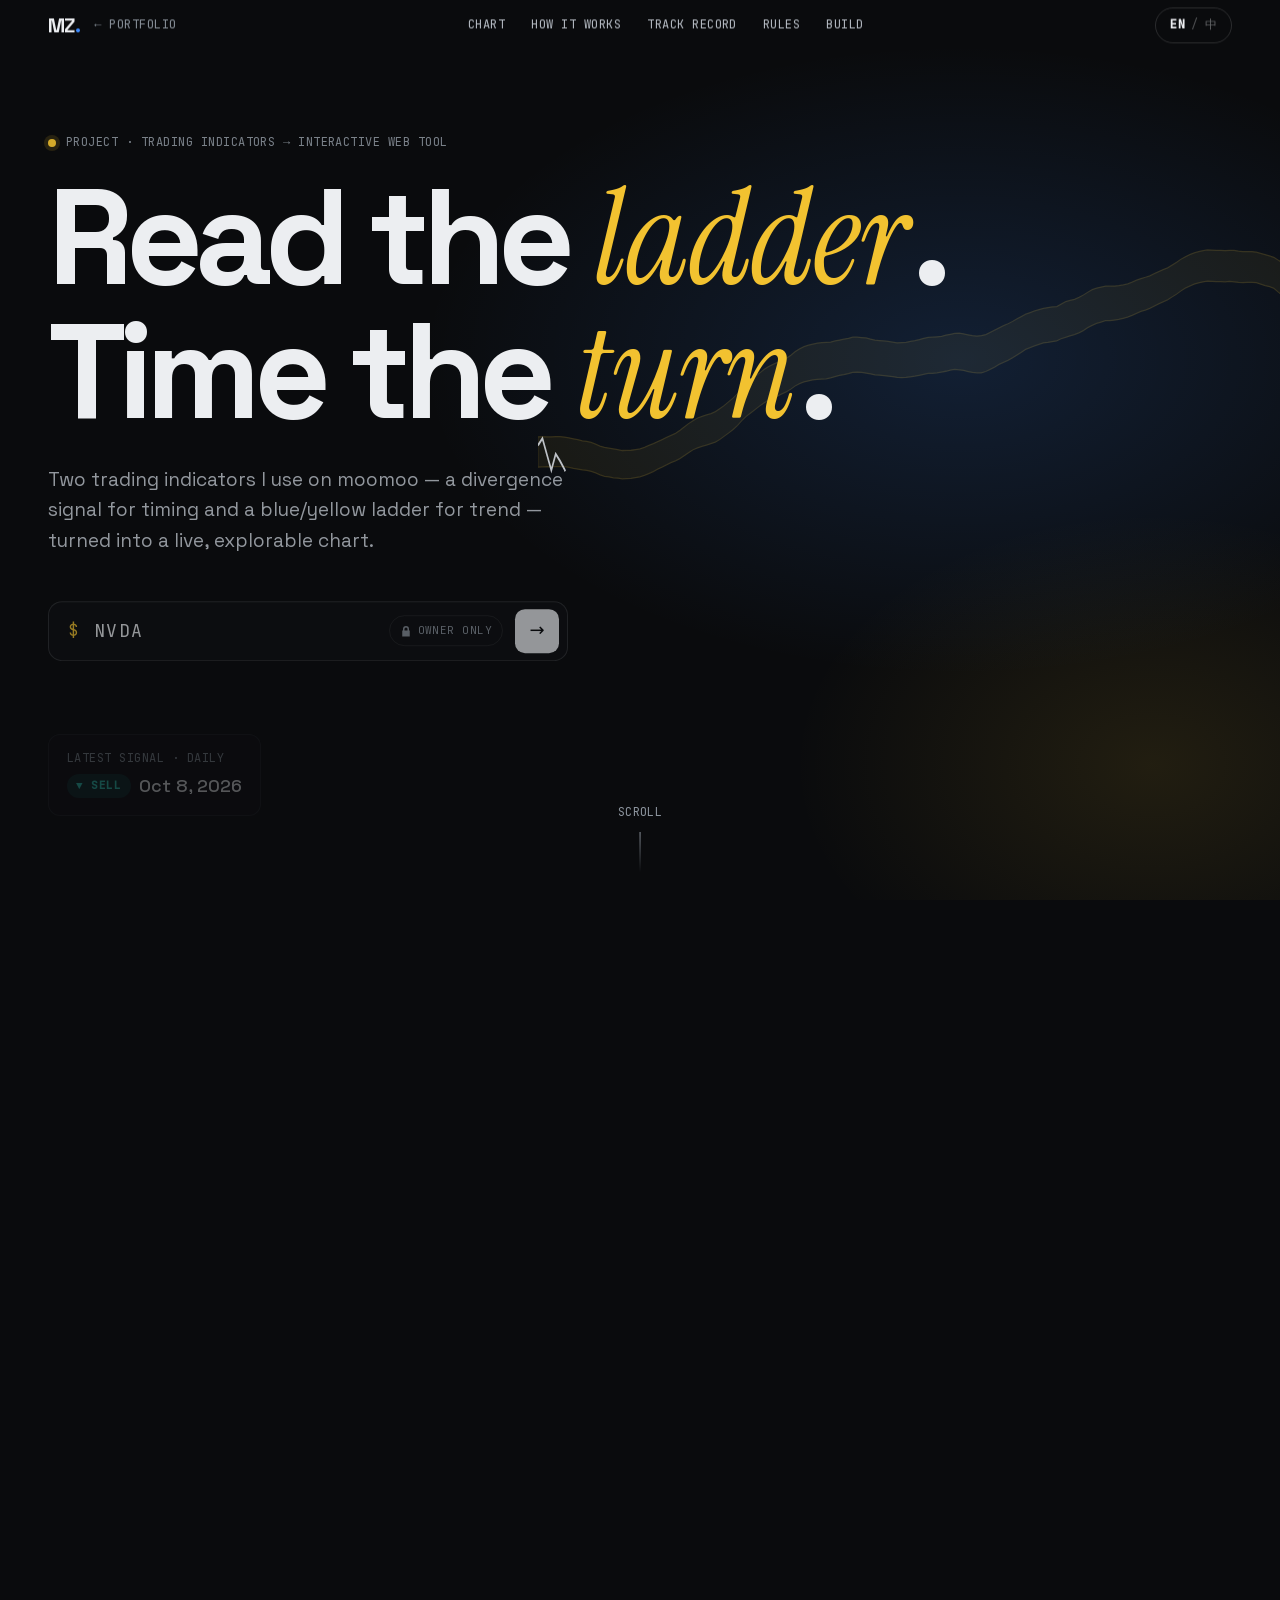
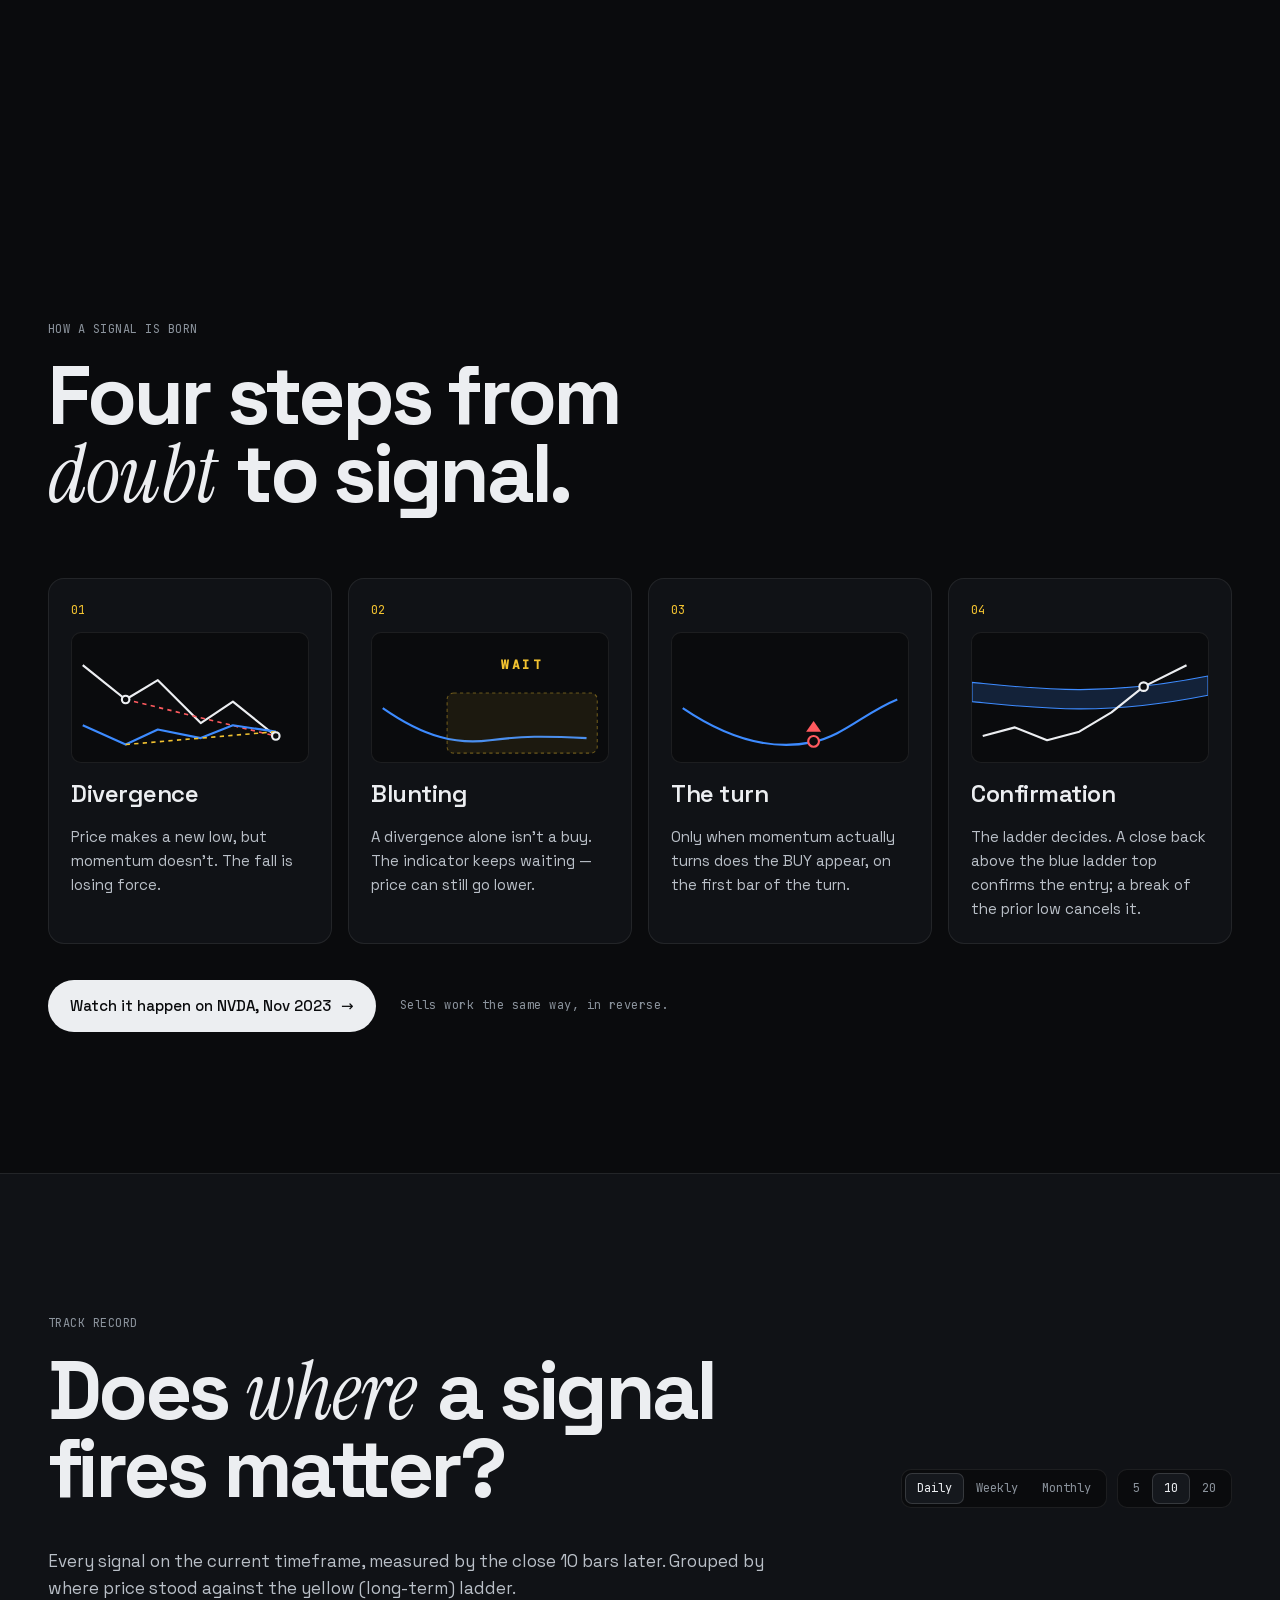
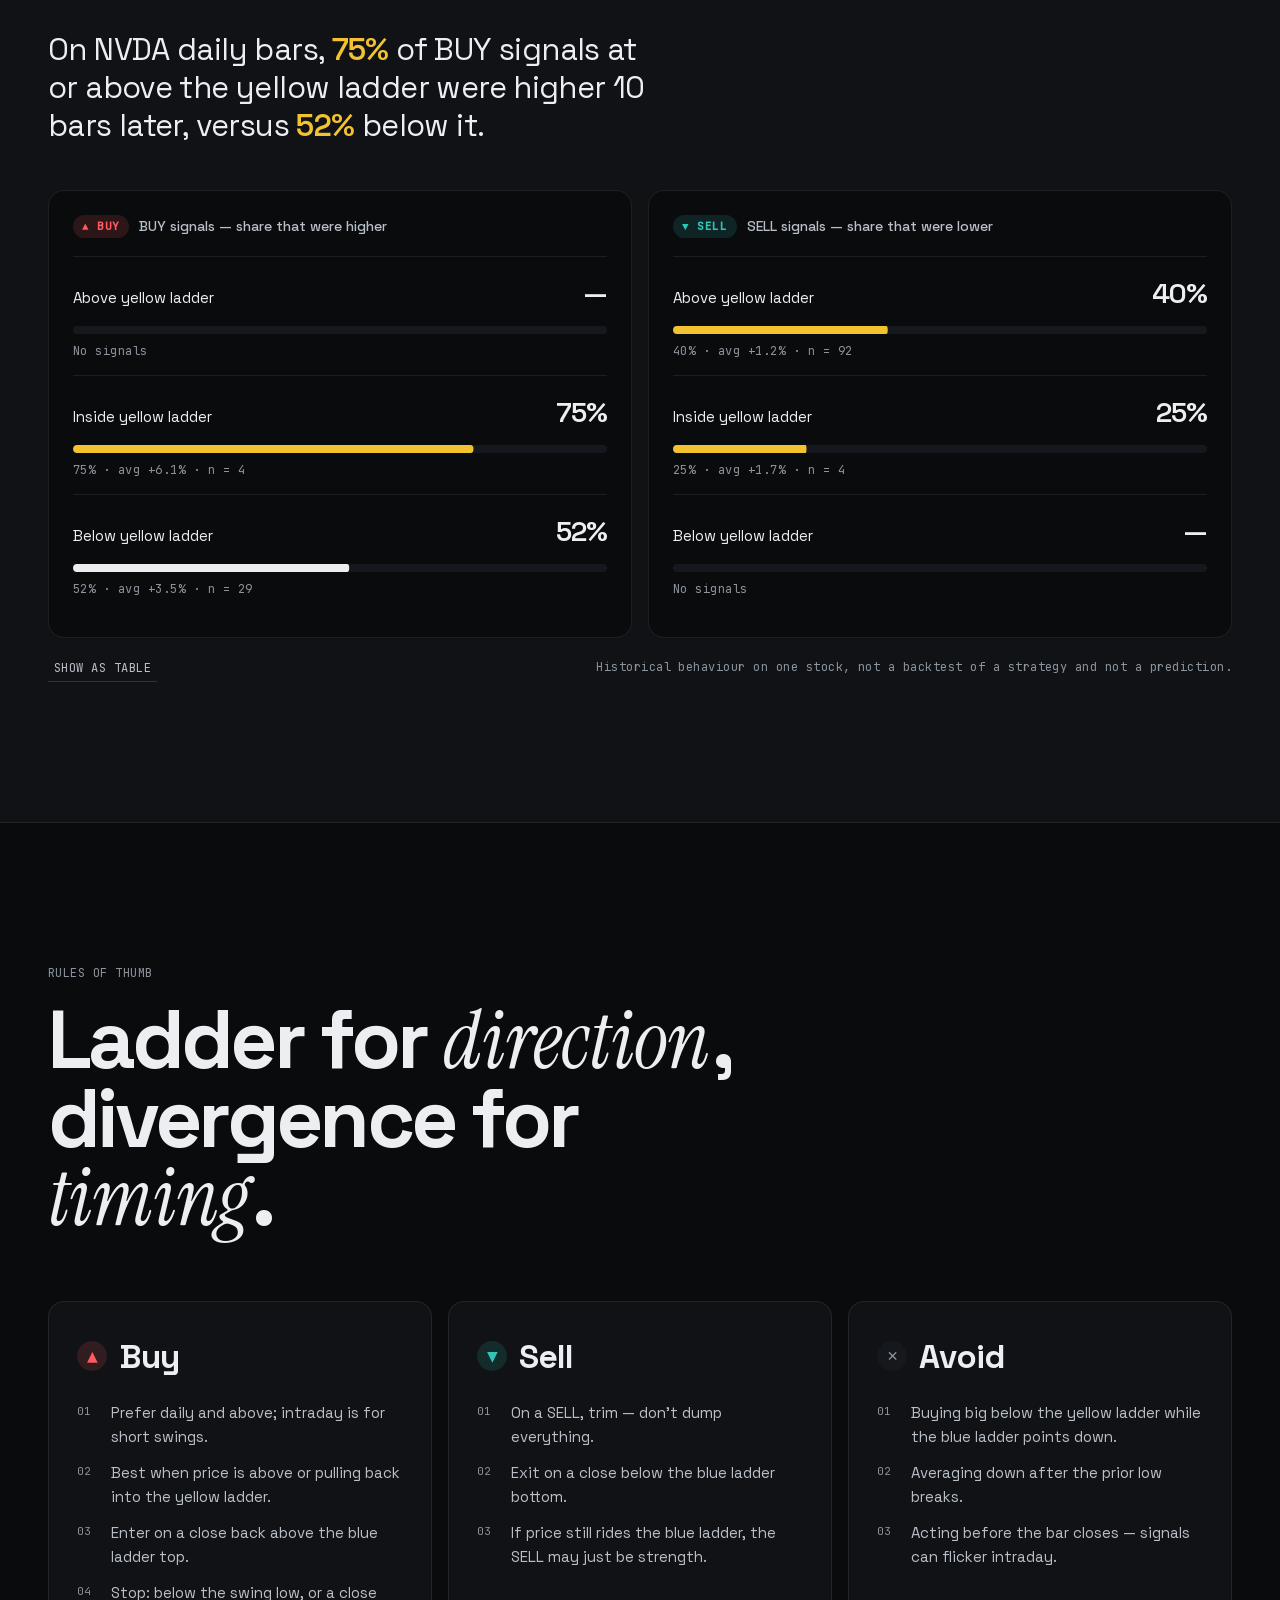
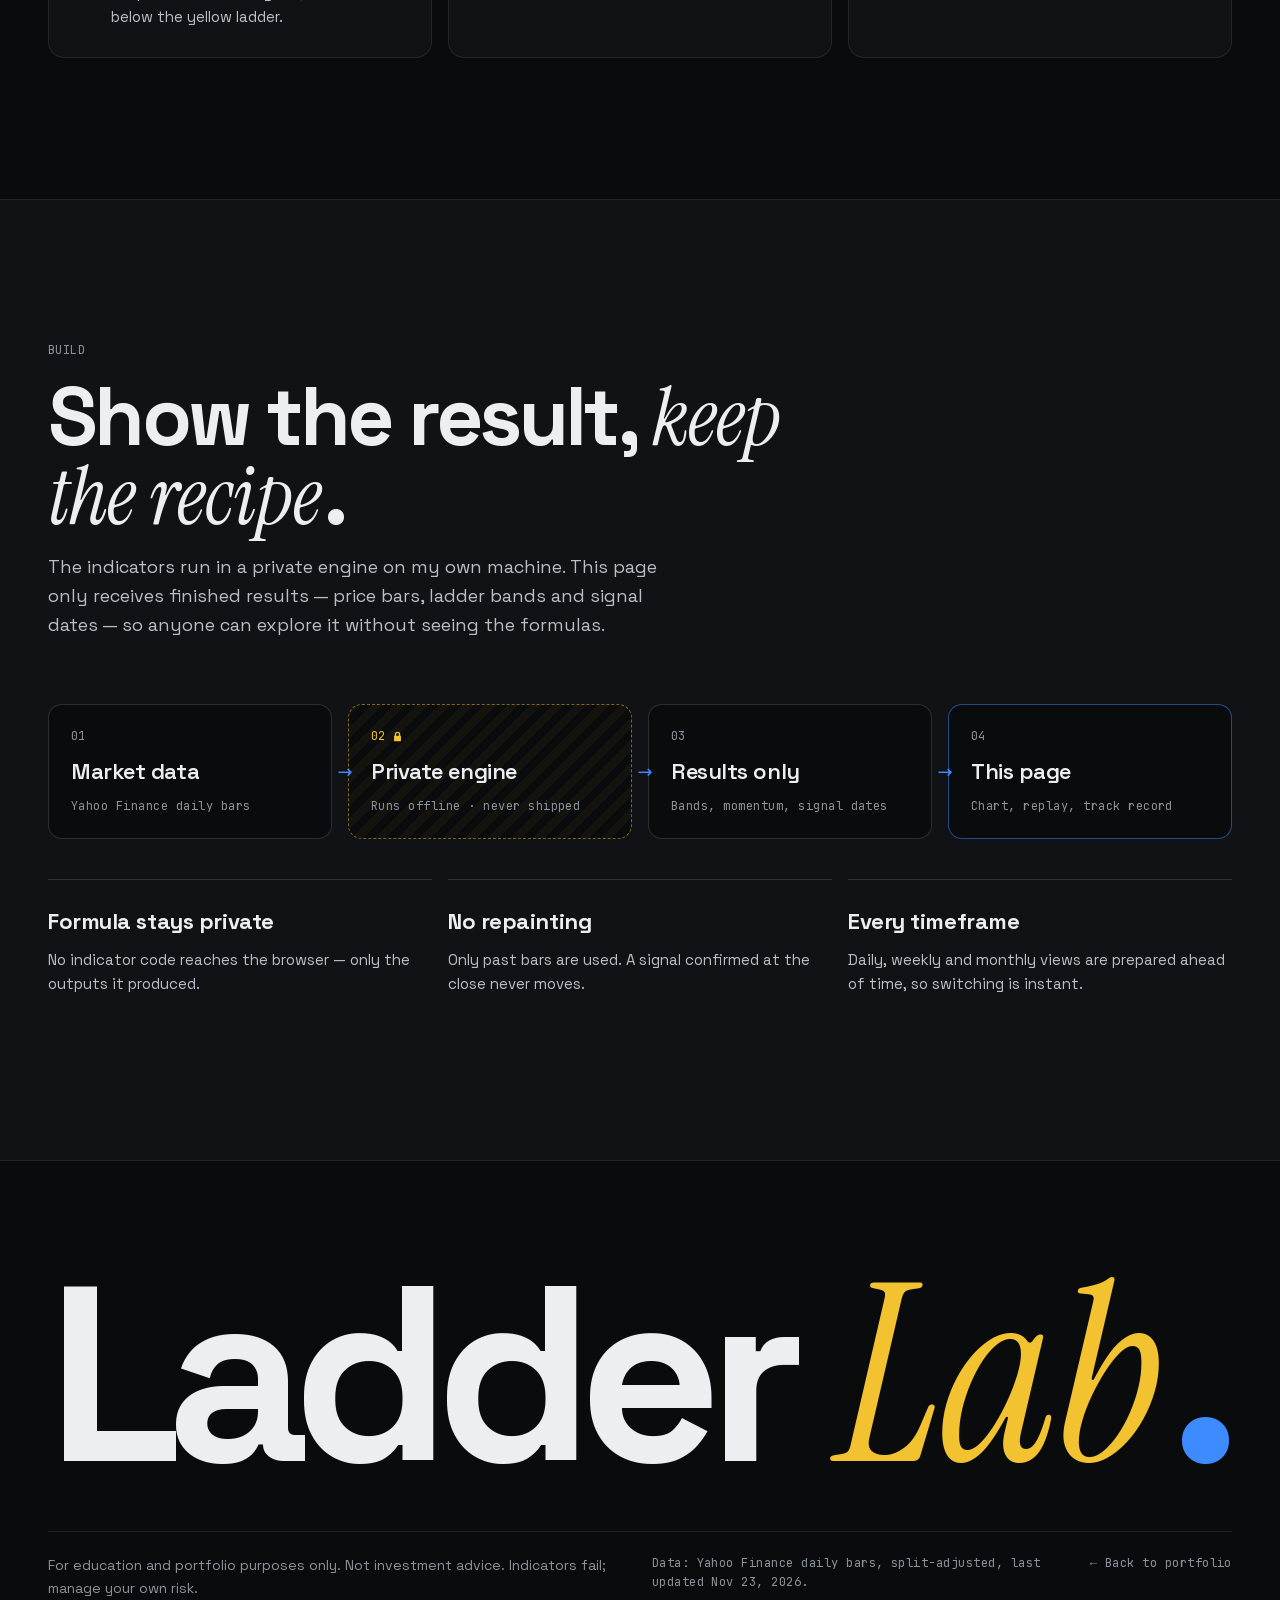
<file: index.html>
<!DOCTYPE html>
<html lang="zh-CN">
<head>
<meta charset="utf-8">
<meta http-equiv="refresh" content="0; url=ladder-lab/">
<link rel="canonical" href="ladder-lab/">
<title>抄底指标 + 黄蓝梯子</title>
</head>
<body>
<p>正在跳转… 如果没有自动跳转，请点击 <a href="ladder-lab/">这里</a>。</p>
</body>
</html>
</file>
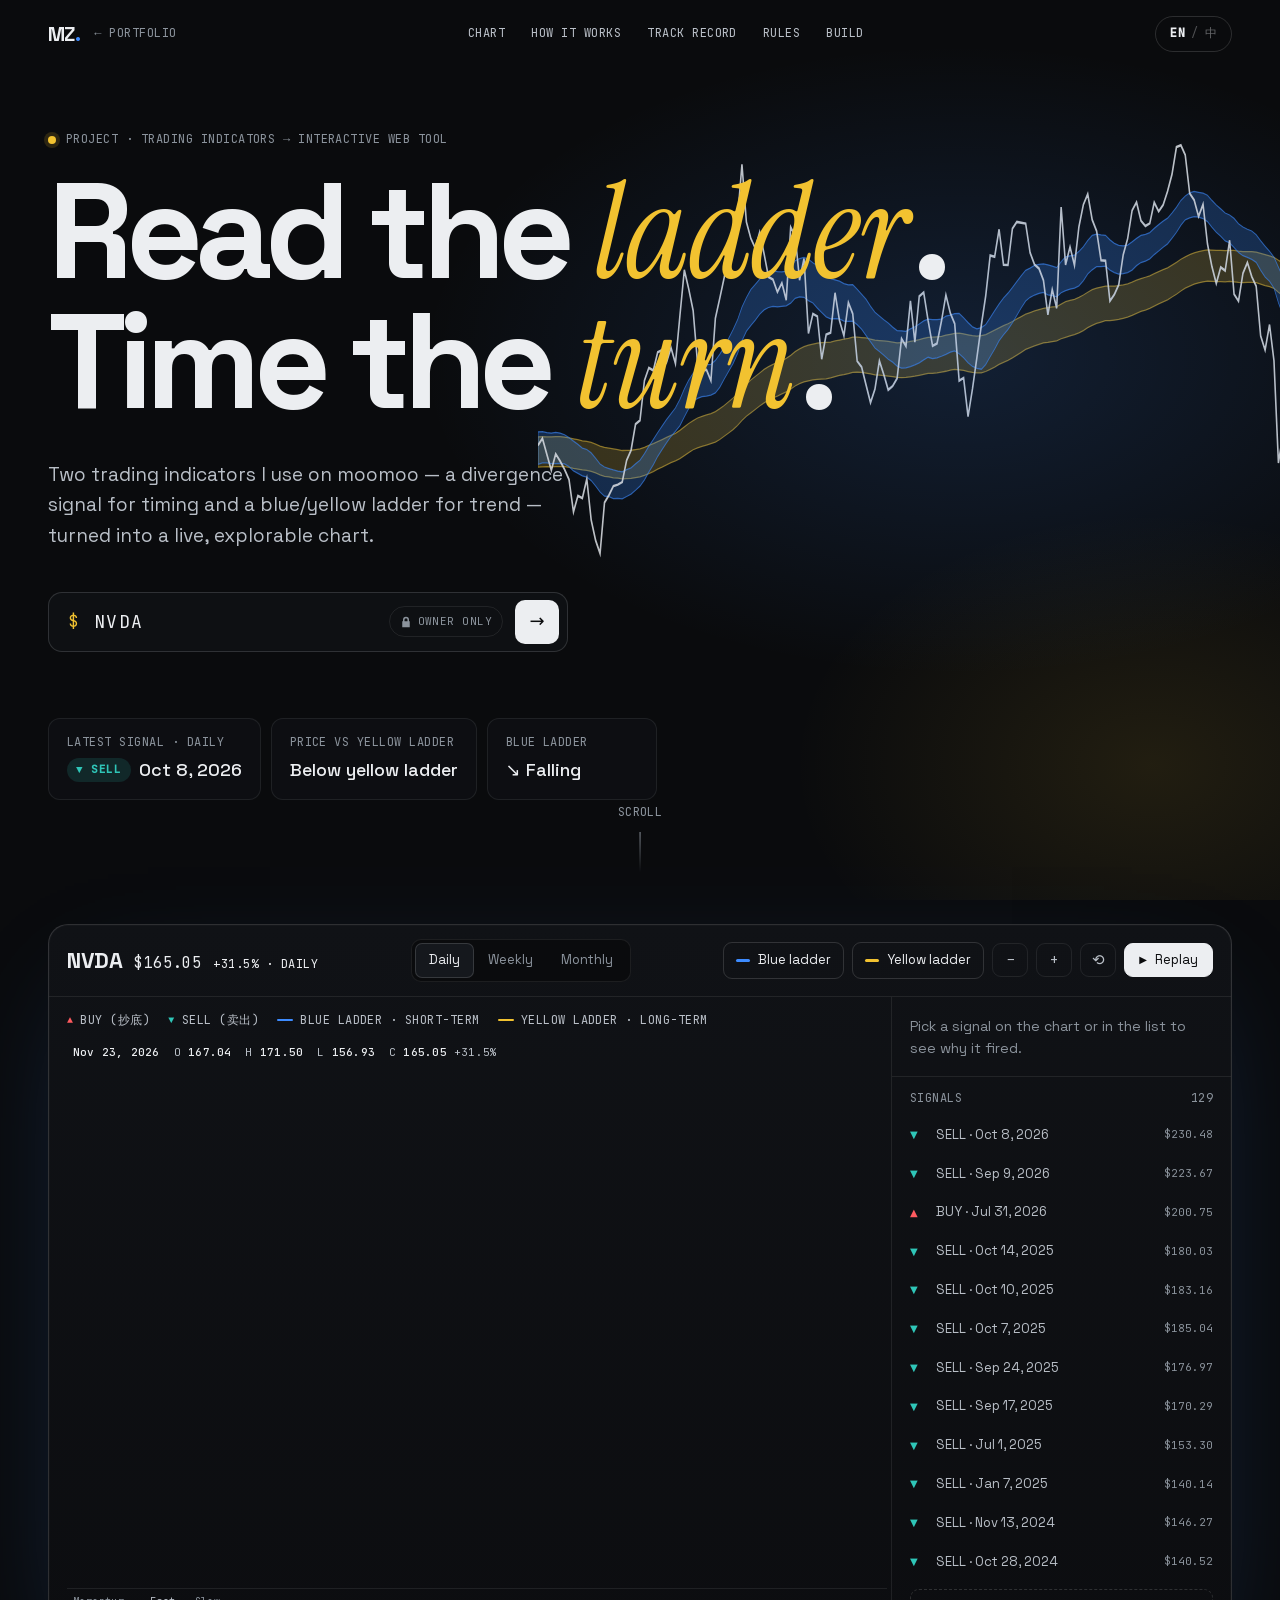
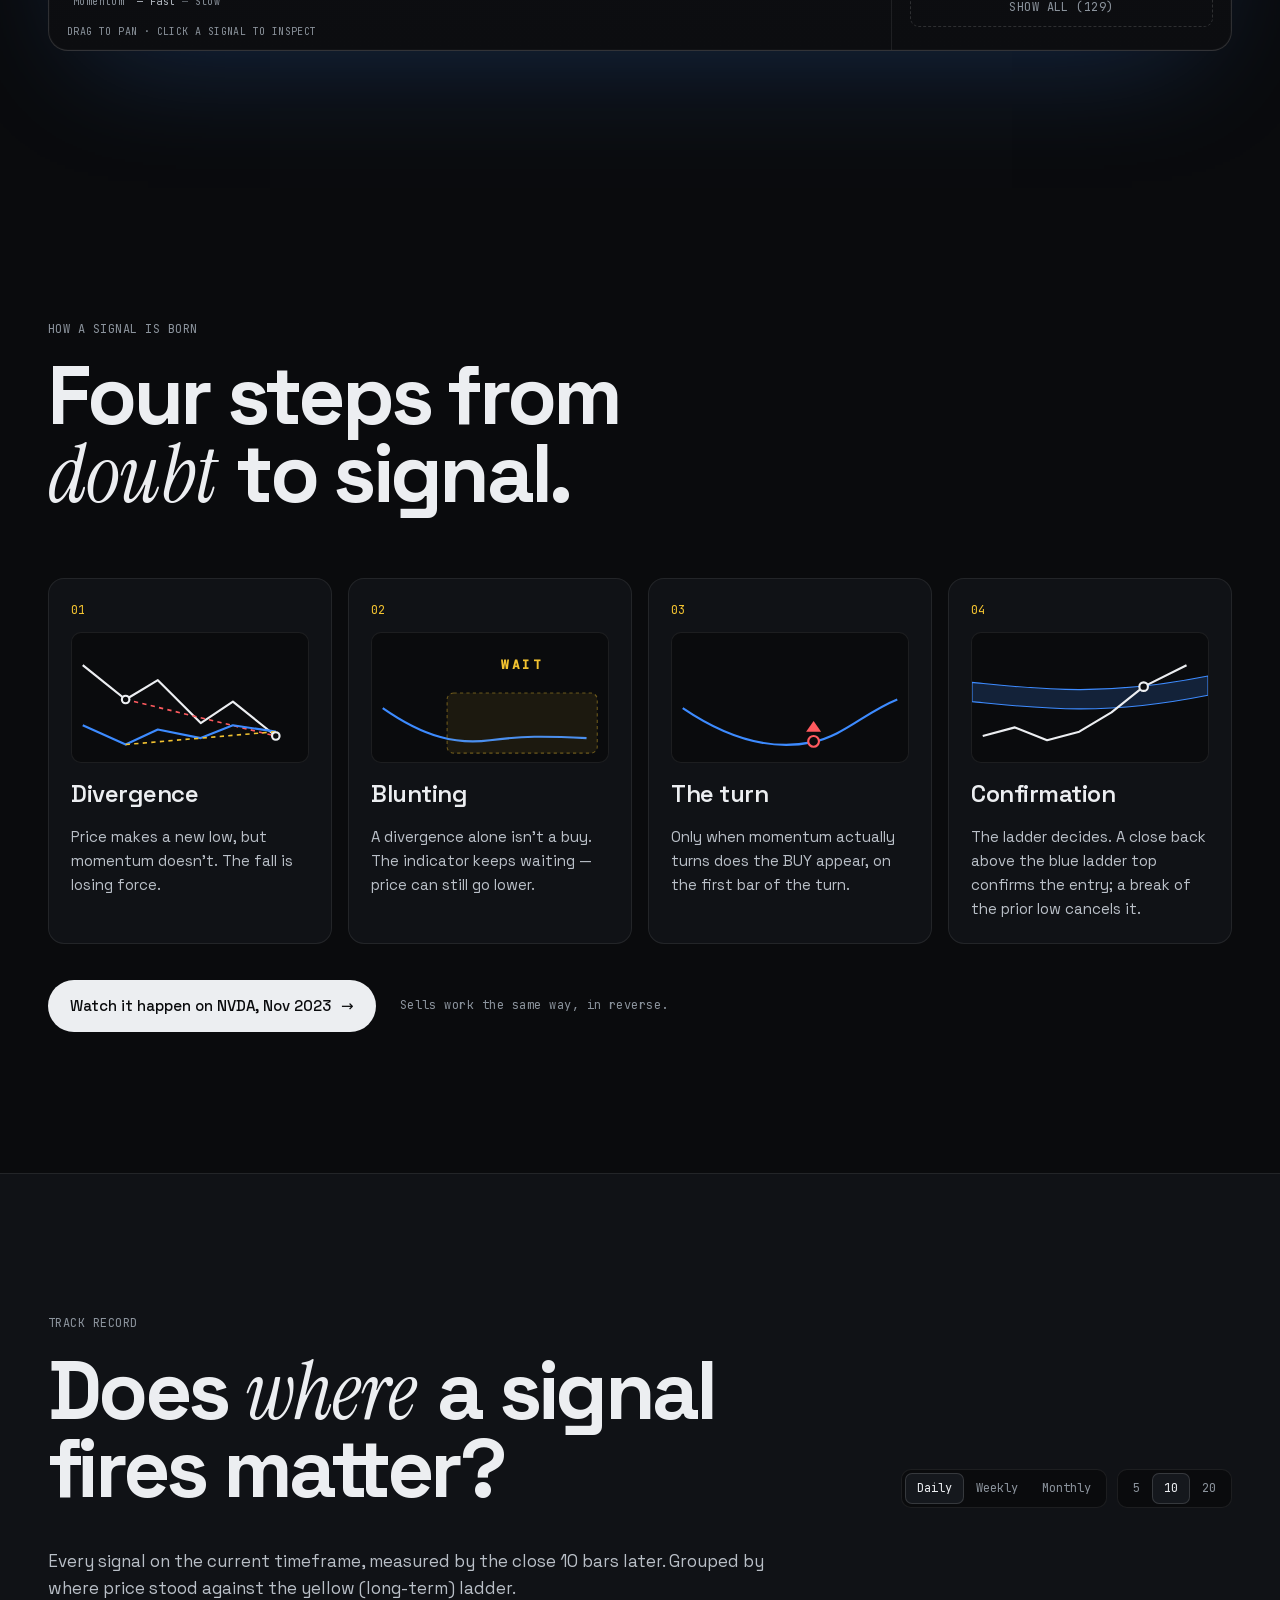
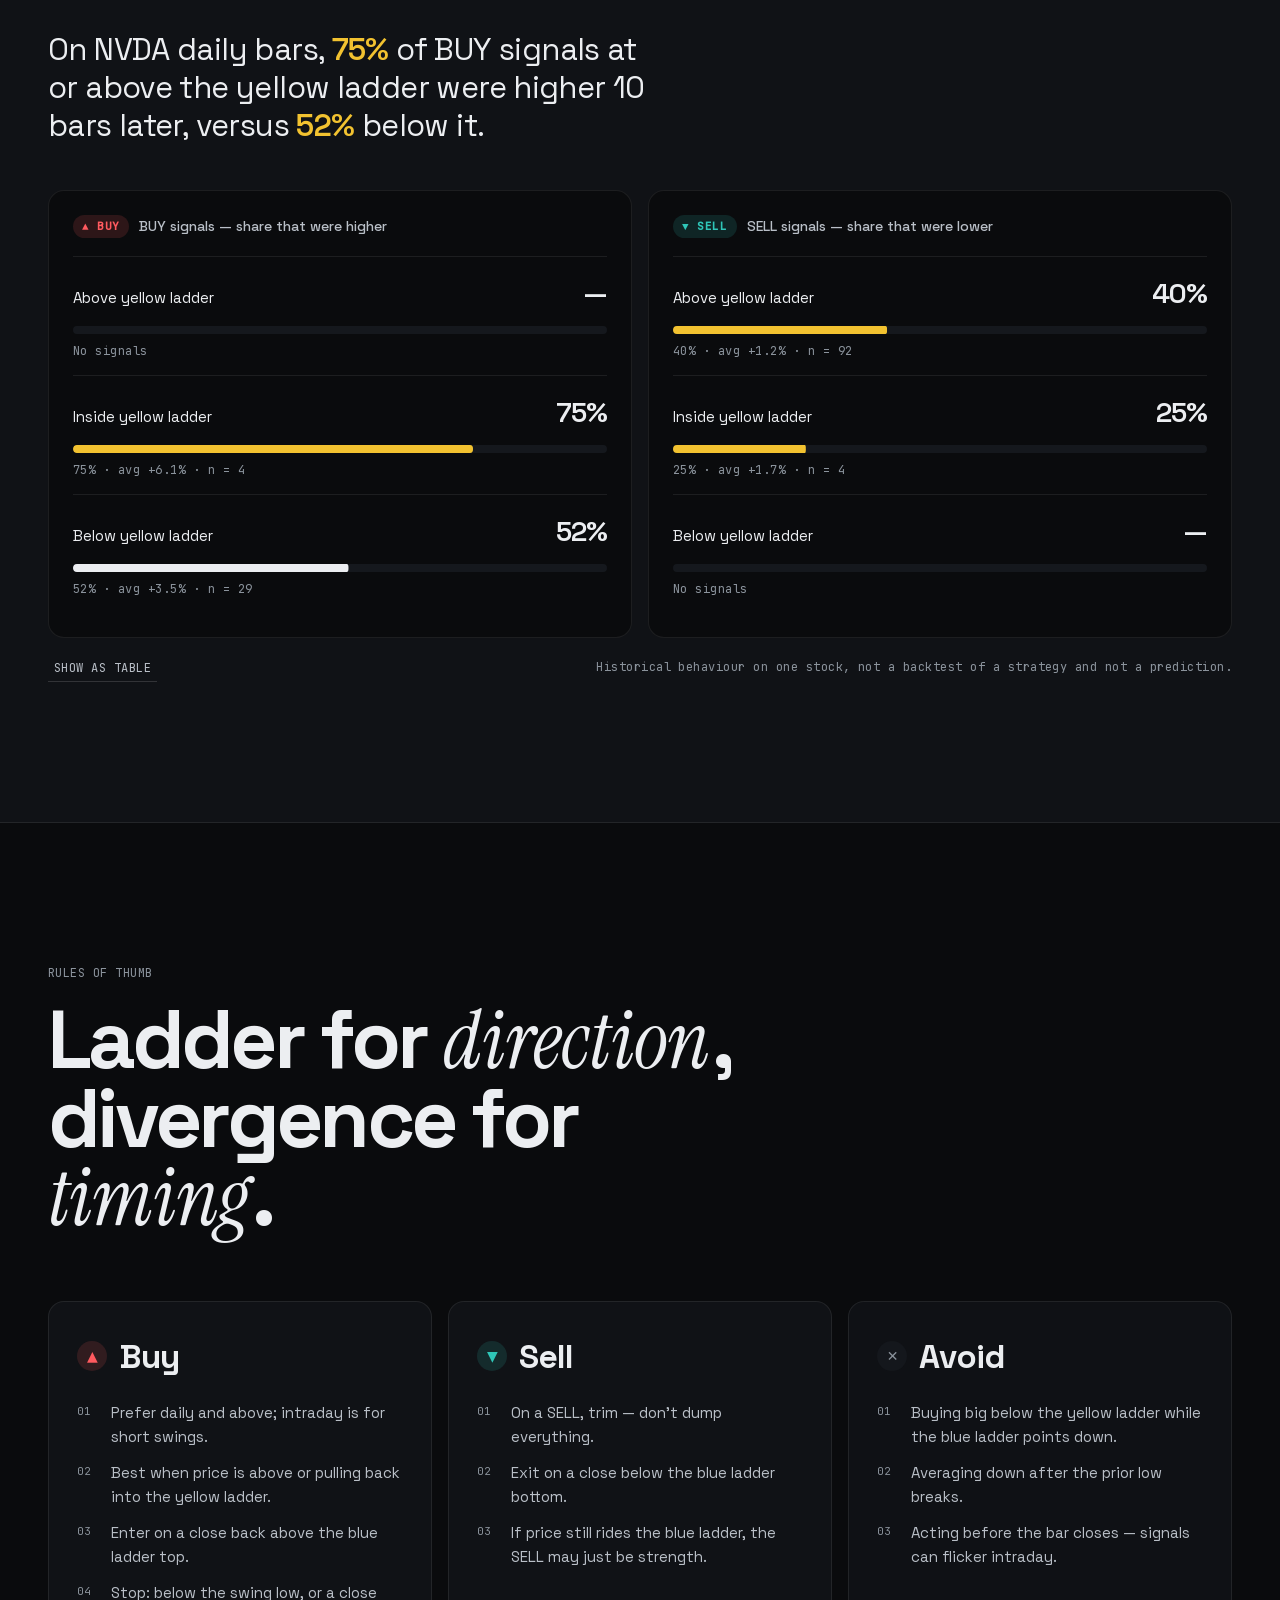
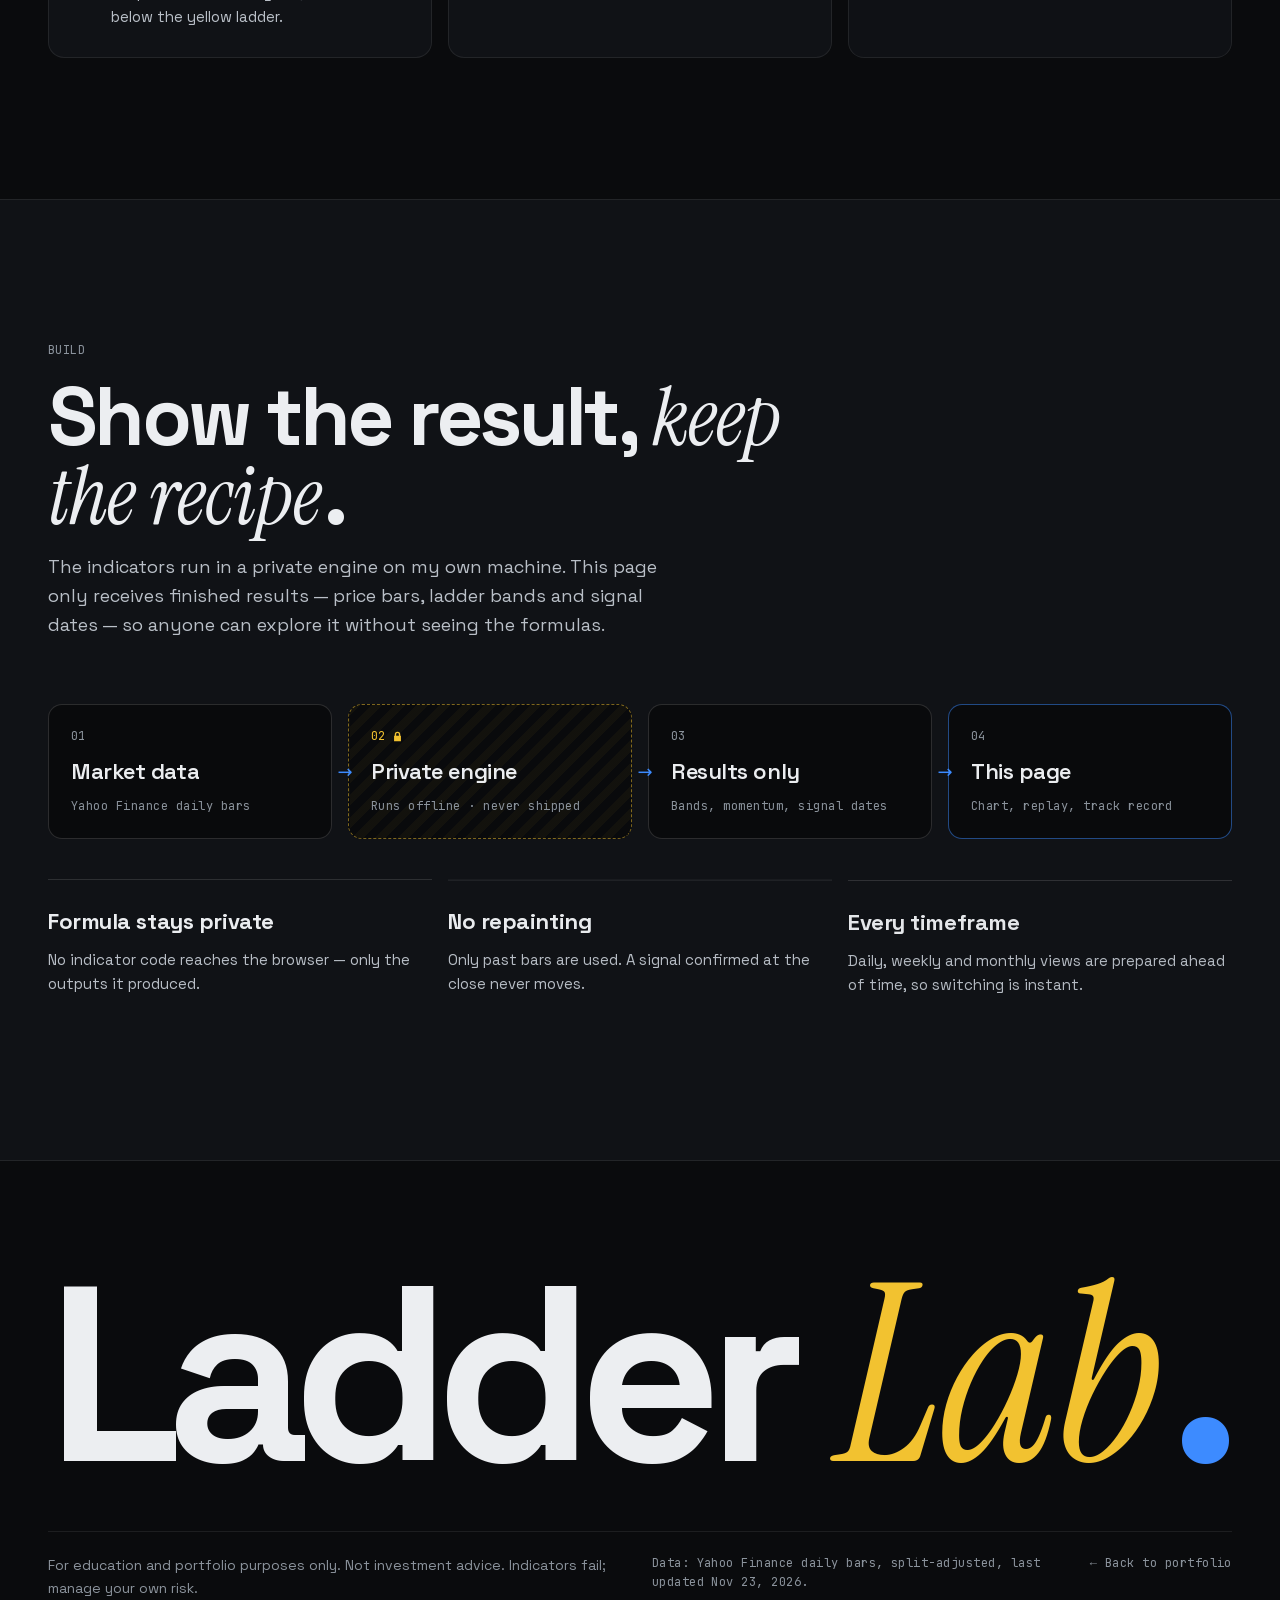
<file: ladder-lab/index.html>
<!DOCTYPE html>
<html lang="en">
<head>
  <meta charset="UTF-8" />
  <meta name="viewport" content="width=device-width, initial-scale=1.0" />
  <title>Ladder Lab | Michael Zhang</title>
  <meta name="description" content="Ladder Lab — two personal trading indicators, a divergence signal and a blue/yellow trend ladder, explored interactively on NVDA." />
  <meta name="theme-color" content="#0a0b0d" />
  <link rel="icon" href="data:image/svg+xml,<svg xmlns='http://www.w3.org/2000/svg' viewBox='0 0 64 64'><rect width='64' height='64' rx='14' fill='%230a0b0d'/><rect x='14' y='16' width='36' height='5' rx='2' fill='%233d8bff'/><rect x='14' y='29' width='36' height='5' rx='2' fill='%23f2c230'/><rect x='14' y='42' width='36' height='5' rx='2' fill='%233d8bff'/></svg>" />
  <script>
    (function () {
      var lang = null;
      try { var q = new URLSearchParams(location.search).get("lang"); if (q === "zh" || q === "en") lang = q; } catch (e) {}
      if (!lang) { try { var s = localStorage.getItem("site-lang"); if (s === "zh" || s === "en") lang = s; } catch (e) {} }
      if (!lang) lang = /^zh/i.test(navigator.language || "") ? "zh" : "en";
      window.__LANG = lang;
      document.documentElement.lang = lang === "zh" ? "zh-CN" : "en";
    })();
  </script>
  <link rel="preload" href="fonts/SpaceGrotesk-normal-latin-7.woff2" as="font" type="font/woff2" crossorigin />
  <link rel="stylesheet" href="css/fonts.css" />
  <link rel="stylesheet" href="css/style.css" />
</head>
<body>
  <!-- ========== NAV ========== -->
  <header class="nav" id="nav">
    <a class="nav-back" href="https://github.com/miczhang18" aria-label="Back to portfolio">
      <span class="nav-logo">MZ<span class="accent">.</span></span>
      <span class="nav-back-text mono"><span aria-hidden="true">←</span> <span data-i18n="back">Portfolio</span></span>
    </a>
    <nav class="nav-links mono" aria-label="Sections">
      <a href="#lab" data-i18n="navChart">Chart</a>
      <a href="#how" data-i18n="navHow">How it works</a>
      <a href="#record" data-i18n="navRecord">Track record</a>
      <a href="#rules" data-i18n="navRules">Rules</a>
      <a href="#code" data-i18n="navCode">Build</a>
    </nav>
    <button class="lang-toggle mono" id="langToggle" type="button" aria-label="Switch language">
      <span data-lang="en">EN</span><span aria-hidden="true" class="sep">/</span><span data-lang="zh">中</span>
    </button>
  </header>

  <main>
    <!-- ========== HERO ========== -->
    <section class="hero" id="top">
      <div class="hero-bg" aria-hidden="true">
        <div class="rung-field" id="rungField"></div>
      </div>
      <div class="wrap hero-inner">
        <p class="eyebrow mono"><span class="dot"></span><span data-i18n="eyebrow"></span></p>
        <h1 class="hero-title" data-i18n-html="heroTitle"></h1>
        <p class="hero-sub" data-i18n="heroSub"></p>

        <form class="search" id="searchForm" autocomplete="off" role="search">
          <span class="search-prompt mono" aria-hidden="true">$</span>
          <input class="search-input mono" id="searchInput" type="text" value="NVDA" spellcheck="false" aria-describedby="searchMsg" />
          <span class="search-lock mono"><svg viewBox="0 0 16 16" width="12" height="12" aria-hidden="true"><path fill="currentColor" d="M4 7V5a4 4 0 1 1 8 0v2h1v8H3V7h1Zm2 0h4V5a2 2 0 1 0-4 0v2Z"/></svg><span data-i18n="lockHint">Owner only</span></span>
          <button class="search-go" type="submit" aria-label="Go">→</button>
        </form>
        <p class="search-msg mono" id="searchMsg" role="status"></p>

        <ul class="hero-status" id="heroStatus"></ul>
      </div>
      <a class="scroll-cue mono" href="#lab"><span data-i18n="scrollCue">Scroll</span><i></i></a>
    </section>

    <!-- ========== LAB (chart) ========== -->
    <section class="lab" id="lab">
      <div class="wrap">
        <div class="terminal">
          <div class="term-bar">
            <div class="term-id">
              <span class="term-sym" id="symName">NVDA</span>
              <span class="term-px mono" id="symPx"></span>
              <span class="term-chg mono" id="symChg"></span>
            </div>
            <div class="seg" role="tablist" id="tfSeg">
              <button role="tab" data-tf="D" data-i18n="tfD">Daily</button>
              <button role="tab" data-tf="W" data-i18n="tfW">Weekly</button>
              <button role="tab" data-tf="M" data-i18n="tfM">Monthly</button>
            </div>
            <div class="term-tools">
              <label class="chk blue"><input type="checkbox" id="tBlue" checked /><i></i><span data-i18n="blue">Blue ladder</span></label>
              <label class="chk yellow"><input type="checkbox" id="tYellow" checked /><i></i><span data-i18n="yellow">Yellow ladder</span></label>
              <button class="tool" id="zoomOut" data-i18n-aria="zoomOut" aria-label="Zoom out">−</button>
              <button class="tool" id="zoomIn" data-i18n-aria="zoomIn" aria-label="Zoom in">+</button>
              <button class="tool" id="resetView" data-i18n-aria="reset" aria-label="Reset view">⟲</button>
              <button class="tool tool-play" id="replayBtn"><span class="ico" aria-hidden="true">▶</span><span data-i18n="replay">Replay</span></button>
            </div>
          </div>

          <div class="term-body">
            <div class="chart-col">
              <div class="legend mono" id="legend">
                <span class="lg"><i class="sw sw-buy">▲</i><span data-i18n="legendBuy"></span></span>
                <span class="lg"><i class="sw sw-sell">▼</i><span data-i18n="legendSell"></span></span>
                <span class="lg"><i class="sw sw-line blue"></i><span data-i18n="legendBlue"></span></span>
                <span class="lg"><i class="sw sw-line yellow"></i><span data-i18n="legendYellow"></span></span>
              </div>
              <div class="chart-wrap">
                <div class="readout mono" id="readout" aria-live="off"></div>
                <div class="stage mono" id="stage" hidden><span class="stage-dot"></span><span id="stageText"></span><span class="stage-date" id="stageDate"></span></div>
                <div class="chart" id="chart" role="img" aria-label="NVDA candlestick chart with ladder bands and signals"></div>
                <div class="pane-label mono" id="macdLabel"><span data-i18n="legendHist"></span> &nbsp;<span class="pl-dif">— <span data-i18n="legendDif"></span></span> <span class="pl-dea">┄ <span data-i18n="legendDea"></span></span></div>
              </div>
              <p class="chart-hint mono" data-i18n="dragHint"></p>
            </div>

            <aside class="inspector" id="inspector" aria-live="polite" data-lenis-prevent>
              <div class="insp-card" id="inspCard"></div>
              <div class="insp-list">
                <div class="insp-list-head mono">
                  <span data-i18n="signals">Signals</span>
                  <span id="sigCount"></span>
                </div>
                <ol class="sig-list" id="sigList"></ol>
                <button class="sig-more mono" id="sigMore" type="button"></button>
              </div>
            </aside>
          </div>
        </div>
      </div>
    </section>

    <!-- ========== HOW IT WORKS ========== -->
    <section class="section" id="how">
      <div class="wrap">
        <div class="sec-head">
          <p class="eyebrow mono" data-i18n="howEyebrow"></p>
          <h2 class="sec-title" data-i18n-html="howTitle"></h2>
        </div>
        <ol class="steps">
          <li class="step reveal">
            <span class="step-n mono">01</span>
            <svg class="step-fig" viewBox="0 0 220 120" aria-hidden="true">
              <polyline class="f-price" points="10,30 50,62 80,44 120,84 150,64 190,96" />
              <line class="f-div price" x1="50" y1="62" x2="190" y2="96" />
              <polyline class="f-dif" points="10,92 50,110 80,96 120,104 150,92 190,98" transform="translate(0,-6)" />
              <line class="f-div dif" x1="50" y1="104" x2="190" y2="92" />
              <circle class="f-pt" cx="50" cy="62" r="3.5" /><circle class="f-pt" cx="190" cy="96" r="3.5" />
            </svg>
            <h3 data-i18n="step1T"></h3>
            <p data-i18n="step1B"></p>
          </li>
          <li class="step reveal">
            <span class="step-n mono">02</span>
            <svg class="step-fig" viewBox="0 0 220 120" aria-hidden="true">
              <path class="f-dif" d="M10 70 C 50 98, 80 104, 110 100 S 160 96, 200 98" />
              <rect class="f-zone" x="70" y="56" width="140" height="56" rx="6" />
              <text class="f-txt" x="140" y="34" text-anchor="middle">WAIT</text>
            </svg>
            <h3 data-i18n="step2T"></h3>
            <p data-i18n="step2B"></p>
          </li>
          <li class="step reveal">
            <span class="step-n mono">03</span>
            <svg class="step-fig" viewBox="0 0 220 120" aria-hidden="true">
              <path class="f-dif" d="M10 70 C 60 104, 100 108, 130 102 S 180 74, 210 62" />
              <circle class="f-pt buy" cx="132" cy="101" r="5" />
              <path class="f-arrow buy" d="M132 82 l-7 10 h14 z" />
            </svg>
            <h3 data-i18n="step3T"></h3>
            <p data-i18n="step3B"></p>
          </li>
          <li class="step reveal">
            <span class="step-n mono">04</span>
            <svg class="step-fig" viewBox="0 0 220 120" aria-hidden="true">
              <path class="f-band blue" d="M0 46 C 60 52, 120 60, 220 40 L 220 58 C 120 78, 60 70, 0 64 Z" />
              <polyline class="f-price" points="10,96 40,88 70,100 100,92 130,74 160,50 200,30" />
              <circle class="f-pt" cx="160" cy="50" r="4" />
            </svg>
            <h3 data-i18n="step4T"></h3>
            <p data-i18n="step4B"></p>
          </li>
        </ol>
        <div class="how-foot">
          <button class="btn btn-primary" id="howCta" type="button"><span data-i18n="howCta"></span> <span aria-hidden="true">→</span></button>
          <p class="mono how-mirror" data-i18n="howMirror"></p>
        </div>
      </div>
    </section>

    <!-- ========== TRACK RECORD ========== -->
    <section class="section section-alt" id="record">
      <div class="wrap">
        <div class="sec-head sec-head-row">
          <div>
            <p class="eyebrow mono" data-i18n="recEyebrow"></p>
            <h2 class="sec-title" data-i18n-html="recTitle"></h2>
          </div>
          <div class="rec-controls">
            <div class="seg seg-sm" id="tfSeg2" role="tablist">
              <button role="tab" data-tf="D" data-i18n="tfD"></button>
              <button role="tab" data-tf="W" data-i18n="tfW"></button>
              <button role="tab" data-tf="M" data-i18n="tfM"></button>
            </div>
            <div class="seg seg-sm" id="hzSeg" role="tablist" aria-label="Horizon">
              <button role="tab" data-hz="5">5</button>
              <button role="tab" data-hz="10">10</button>
              <button role="tab" data-hz="20">20</button>
            </div>
          </div>
        </div>
        <p class="rec-sub" id="recSub"></p>
        <p class="rec-insight" id="recInsight"></p>
        <div class="rec-grid" id="recGrid"></div>
        <div class="rec-foot">
          <button class="link-btn mono" id="recToggle" type="button"></button>
          <p class="mono rec-note" data-i18n="recNote"></p>
        </div>
      </div>
    </section>

    <!-- ========== RULES ========== -->
    <section class="section" id="rules">
      <div class="wrap">
        <div class="sec-head">
          <p class="eyebrow mono" data-i18n="rulesEyebrow"></p>
          <h2 class="sec-title" data-i18n-html="rulesTitle"></h2>
        </div>
        <div class="rules">
          <article class="rule reveal rule-buy">
            <h3><span class="rule-ico" aria-hidden="true">▲</span><span data-i18n="ruleBuyT"></span></h3>
            <ol><li data-i18n="ruleBuy1"></li><li data-i18n="ruleBuy2"></li><li data-i18n="ruleBuy3"></li><li data-i18n="ruleBuy4"></li></ol>
          </article>
          <article class="rule reveal rule-sell">
            <h3><span class="rule-ico" aria-hidden="true">▼</span><span data-i18n="ruleSellT"></span></h3>
            <ol><li data-i18n="ruleSell1"></li><li data-i18n="ruleSell2"></li><li data-i18n="ruleSell3"></li></ol>
          </article>
          <article class="rule reveal rule-avoid">
            <h3><span class="rule-ico" aria-hidden="true">✕</span><span data-i18n="ruleAvoidT"></span></h3>
            <ol><li data-i18n="ruleAvoid1"></li><li data-i18n="ruleAvoid2"></li><li data-i18n="ruleAvoid3"></li></ol>
          </article>
        </div>
      </div>
    </section>

    <!-- ========== UNDER THE HOOD ========== -->
    <section class="section section-alt" id="code">
      <div class="wrap">
        <div class="sec-head">
          <p class="eyebrow mono" data-i18n="codeEyebrow"></p>
          <h2 class="sec-title" data-i18n-html="codeTitle"></h2>
          <p class="sec-sub" data-i18n="codeSub"></p>
        </div>
        <ol class="pipe reveal">
          <li class="pipe-step"><span class="pipe-n mono">01</span><h3 data-i18n="pipe1T"></h3><p class="mono" data-i18n="pipe1B"></p></li>
          <li class="pipe-step pipe-lock"><span class="pipe-n mono">02 <svg viewBox="0 0 16 16" width="11" height="11" aria-hidden="true"><path fill="currentColor" d="M4 7V5a4 4 0 1 1 8 0v2h1v8H3V7h1Zm2 0h4V5a2 2 0 1 0-4 0v2Z"/></svg></span><h3 data-i18n="pipe2T"></h3><p class="mono" data-i18n="pipe2B"></p></li>
          <li class="pipe-step"><span class="pipe-n mono">03</span><h3 data-i18n="pipe3T"></h3><p class="mono" data-i18n="pipe3B"></p></li>
          <li class="pipe-step pipe-out"><span class="pipe-n mono">04</span><h3 data-i18n="pipe4T"></h3><p class="mono" data-i18n="pipe4B"></p></li>
        </ol>
        <div class="facts">
          <div class="fact reveal"><h3 data-i18n="fact1T"></h3><p data-i18n="fact1B"></p></div>
          <div class="fact reveal"><h3 data-i18n="fact2T"></h3><p data-i18n="fact2B"></p></div>
          <div class="fact reveal"><h3 data-i18n="fact3T"></h3><p data-i18n="fact3B"></p></div>
        </div>
      </div>
    </section>
  </main>

  <footer class="footer">
    <div class="wrap">
      <div class="foot-mark" aria-hidden="true">Ladder <em>Lab</em><span class="accent">.</span></div>
      <div class="foot-row">
        <p data-i18n="footDisclaimer"></p>
        <p class="mono" id="footData"></p>
        <a class="mono foot-back" href="https://github.com/miczhang18"><span aria-hidden="true">←</span> <span data-i18n="footBack"></span></a>
      </div>
    </div>
  </footer>

  <script src="js/vendor/lightweight-charts.js"></script>
  <script src="js/vendor/gsap.min.js"></script>
  <script src="js/vendor/ScrollTrigger.min.js"></script>
  <script src="js/vendor/lenis.min.js"></script>
  <script src="data/NVDA.js"></script>
  <script src="js/i18n.js"></script>
  <script src="js/app.js"></script>
</body>
</html>
</file>
<file: ladder-lab/css/fonts.css>
/* Self-hosted Google Fonts (works in mainland China) */
/* latin-ext */
@font-face {
  font-family: 'Instrument Serif';
  font-style: italic;
  font-weight: 400;
  font-display: swap;
  src: url(../fonts/InstrumentSerif-italic-latin-ext-0.woff2) format('woff2');
  unicode-range: U+0100-02BA, U+02BD-02C5, U+02C7-02CC, U+02CE-02D7, U+02DD-02FF, U+0304, U+0308, U+0329, U+1D00-1DBF, U+1E00-1E9F, U+1EF2-1EFF, U+2020, U+20A0-20AB, U+20AD-20C4, U+2113, U+2C60-2C7F, U+A720-A7FF;
}
/* latin */
@font-face {
  font-family: 'Instrument Serif';
  font-style: italic;
  font-weight: 400;
  font-display: swap;
  src: url(../fonts/InstrumentSerif-italic-latin-1.woff2) format('woff2');
  unicode-range: U+0000-00FF, U+0131, U+0152-0153, U+02BB-02BC, U+02C6, U+02DA, U+02DC, U+0304, U+0308, U+0329, U+2000-206F, U+20AC, U+2122, U+2191, U+2193, U+2212, U+2215, U+FEFF, U+FFFD;
}
/* latin-ext */
@font-face {
  font-family: 'Instrument Serif';
  font-style: normal;
  font-weight: 400;
  font-display: swap;
  src: url(../fonts/InstrumentSerif-normal-latin-ext-2.woff2) format('woff2');
  unicode-range: U+0100-02BA, U+02BD-02C5, U+02C7-02CC, U+02CE-02D7, U+02DD-02FF, U+0304, U+0308, U+0329, U+1D00-1DBF, U+1E00-1E9F, U+1EF2-1EFF, U+2020, U+20A0-20AB, U+20AD-20C4, U+2113, U+2C60-2C7F, U+A720-A7FF;
}
/* latin */
@font-face {
  font-family: 'Instrument Serif';
  font-style: normal;
  font-weight: 400;
  font-display: swap;
  src: url(../fonts/InstrumentSerif-normal-latin-3.woff2) format('woff2');
  unicode-range: U+0000-00FF, U+0131, U+0152-0153, U+02BB-02BC, U+02C6, U+02DA, U+02DC, U+0304, U+0308, U+0329, U+2000-206F, U+20AC, U+2122, U+2191, U+2193, U+2212, U+2215, U+FEFF, U+FFFD;
}
/* latin-ext */
@font-face {
  font-family: 'JetBrains Mono';
  font-style: normal;
  font-weight: 400;
  font-display: swap;
  src: url(../fonts/JetBrainsMono-normal-latin-ext-4.woff2) format('woff2');
  unicode-range: U+0100-02BA, U+02BD-02C5, U+02C7-02CC, U+02CE-02D7, U+02DD-02FF, U+0304, U+0308, U+0329, U+1D00-1DBF, U+1E00-1E9F, U+1EF2-1EFF, U+2020, U+20A0-20AB, U+20AD-20C4, U+2113, U+2C60-2C7F, U+A720-A7FF;
}
/* latin */
@font-face {
  font-family: 'JetBrains Mono';
  font-style: normal;
  font-weight: 400;
  font-display: swap;
  src: url(../fonts/JetBrainsMono-normal-latin-5.woff2) format('woff2');
  unicode-range: U+0000-00FF, U+0131, U+0152-0153, U+02BB-02BC, U+02C6, U+02DA, U+02DC, U+0304, U+0308, U+0329, U+2000-206F, U+20AC, U+2122, U+2191, U+2193, U+2212, U+2215, U+FEFF, U+FFFD;
}
/* latin-ext */
@font-face {
  font-family: 'JetBrains Mono';
  font-style: normal;
  font-weight: 500;
  font-display: swap;
  src: url(../fonts/JetBrainsMono-normal-latin-ext-4.woff2) format('woff2');
  unicode-range: U+0100-02BA, U+02BD-02C5, U+02C7-02CC, U+02CE-02D7, U+02DD-02FF, U+0304, U+0308, U+0329, U+1D00-1DBF, U+1E00-1E9F, U+1EF2-1EFF, U+2020, U+20A0-20AB, U+20AD-20C4, U+2113, U+2C60-2C7F, U+A720-A7FF;
}
/* latin */
@font-face {
  font-family: 'JetBrains Mono';
  font-style: normal;
  font-weight: 500;
  font-display: swap;
  src: url(../fonts/JetBrainsMono-normal-latin-5.woff2) format('woff2');
  unicode-range: U+0000-00FF, U+0131, U+0152-0153, U+02BB-02BC, U+02C6, U+02DA, U+02DC, U+0304, U+0308, U+0329, U+2000-206F, U+20AC, U+2122, U+2191, U+2193, U+2212, U+2215, U+FEFF, U+FFFD;
}
/* latin-ext */
@font-face {
  font-family: 'Space Grotesk';
  font-style: normal;
  font-weight: 400;
  font-display: swap;
  src: url(../fonts/SpaceGrotesk-normal-latin-ext-6.woff2) format('woff2');
  unicode-range: U+0100-02BA, U+02BD-02C5, U+02C7-02CC, U+02CE-02D7, U+02DD-02FF, U+0304, U+0308, U+0329, U+1D00-1DBF, U+1E00-1E9F, U+1EF2-1EFF, U+2020, U+20A0-20AB, U+20AD-20C4, U+2113, U+2C60-2C7F, U+A720-A7FF;
}
/* latin */
@font-face {
  font-family: 'Space Grotesk';
  font-style: normal;
  font-weight: 400;
  font-display: swap;
  src: url(../fonts/SpaceGrotesk-normal-latin-7.woff2) format('woff2');
  unicode-range: U+0000-00FF, U+0131, U+0152-0153, U+02BB-02BC, U+02C6, U+02DA, U+02DC, U+0304, U+0308, U+0329, U+2000-206F, U+20AC, U+2122, U+2191, U+2193, U+2212, U+2215, U+FEFF, U+FFFD;
}
/* latin-ext */
@font-face {
  font-family: 'Space Grotesk';
  font-style: normal;
  font-weight: 500;
  font-display: swap;
  src: url(../fonts/SpaceGrotesk-normal-latin-ext-6.woff2) format('woff2');
  unicode-range: U+0100-02BA, U+02BD-02C5, U+02C7-02CC, U+02CE-02D7, U+02DD-02FF, U+0304, U+0308, U+0329, U+1D00-1DBF, U+1E00-1E9F, U+1EF2-1EFF, U+2020, U+20A0-20AB, U+20AD-20C4, U+2113, U+2C60-2C7F, U+A720-A7FF;
}
/* latin */
@font-face {
  font-family: 'Space Grotesk';
  font-style: normal;
  font-weight: 500;
  font-display: swap;
  src: url(../fonts/SpaceGrotesk-normal-latin-7.woff2) format('woff2');
  unicode-range: U+0000-00FF, U+0131, U+0152-0153, U+02BB-02BC, U+02C6, U+02DA, U+02DC, U+0304, U+0308, U+0329, U+2000-206F, U+20AC, U+2122, U+2191, U+2193, U+2212, U+2215, U+FEFF, U+FFFD;
}
/* latin-ext */
@font-face {
  font-family: 'Space Grotesk';
  font-style: normal;
  font-weight: 600;
  font-display: swap;
  src: url(../fonts/SpaceGrotesk-normal-latin-ext-6.woff2) format('woff2');
  unicode-range: U+0100-02BA, U+02BD-02C5, U+02C7-02CC, U+02CE-02D7, U+02DD-02FF, U+0304, U+0308, U+0329, U+1D00-1DBF, U+1E00-1E9F, U+1EF2-1EFF, U+2020, U+20A0-20AB, U+20AD-20C4, U+2113, U+2C60-2C7F, U+A720-A7FF;
}
/* latin */
@font-face {
  font-family: 'Space Grotesk';
  font-style: normal;
  font-weight: 600;
  font-display: swap;
  src: url(../fonts/SpaceGrotesk-normal-latin-7.woff2) format('woff2');
  unicode-range: U+0000-00FF, U+0131, U+0152-0153, U+02BB-02BC, U+02C6, U+02DA, U+02DC, U+0304, U+0308, U+0329, U+2000-206F, U+20AC, U+2122, U+2191, U+2193, U+2212, U+2215, U+FEFF, U+FFFD;
}
/* latin-ext */
@font-face {
  font-family: 'Space Grotesk';
  font-style: normal;
  font-weight: 700;
  font-display: swap;
  src: url(../fonts/SpaceGrotesk-normal-latin-ext-6.woff2) format('woff2');
  unicode-range: U+0100-02BA, U+02BD-02C5, U+02C7-02CC, U+02CE-02D7, U+02DD-02FF, U+0304, U+0308, U+0329, U+1D00-1DBF, U+1E00-1E9F, U+1EF2-1EFF, U+2020, U+20A0-20AB, U+20AD-20C4, U+2113, U+2C60-2C7F, U+A720-A7FF;
}
/* latin */
@font-face {
  font-family: 'Space Grotesk';
  font-style: normal;
  font-weight: 700;
  font-display: swap;
  src: url(../fonts/SpaceGrotesk-normal-latin-7.woff2) format('woff2');
  unicode-range: U+0000-00FF, U+0131, U+0152-0153, U+02BB-02BC, U+02C6, U+02DA, U+02DC, U+0304, U+0308, U+0329, U+2000-206F, U+20AC, U+2122, U+2191, U+2193, U+2212, U+2215, U+FEFF, U+FFFD;
}
</file>
<file: ladder-lab/css/style.css>
/* ============================================================
   Ladder Lab — dark terminal, editorial type
   ============================================================ */
:root {
  color-scheme: dark;
  --bg: #0a0b0d;
  --panel: #101216;
  --panel-2: #15181d;
  --line: rgba(255, 255, 255, 0.08);
  --line-2: rgba(255, 255, 255, 0.14);
  --ink: #eceef1;
  --ink-2: #b9bfc7;
  --mut: #8b939c;
  --blue: #3d8bff;
  --yellow: #f2c230;
  --buy: #ff5a5f;
  --sell: #2fc6b8;
  --down: #5b6470;

  --font: "Space Grotesk", "PingFang SC", "Hiragino Sans GB", "Microsoft YaHei", "Noto Sans SC", system-ui, sans-serif;
  --mono: "JetBrains Mono", "PingFang SC", ui-monospace, monospace;
  --serif: "Instrument Serif", "Songti SC", Georgia, serif;
  --gutter: clamp(16px, 4vw, 48px);
  --ease: cubic-bezier(0.22, 1, 0.36, 1);
}

*, *::before, *::after { box-sizing: border-box; }
html { scroll-behavior: smooth; }
html.lenis, html.lenis body { height: auto; }
.lenis.lenis-smooth { scroll-behavior: auto !important; }
body {
  margin: 0; background: var(--bg); color: var(--ink);
  font-family: var(--font); font-size: 17px; line-height: 1.6;
  -webkit-font-smoothing: antialiased; overflow-x: clip;
}
a { color: inherit; text-decoration: none; }
h1, h2, h3, p { margin: 0; }
ol, ul { margin: 0; padding: 0; list-style: none; }
button { font: inherit; color: inherit; background: none; border: 0; cursor: pointer; }
::selection { background: var(--blue); color: #fff; }
:focus-visible { outline: 2px solid var(--blue); outline-offset: 3px; border-radius: 4px; }

.wrap { width: 100%; max-width: 1440px; margin: 0 auto; padding: 0 var(--gutter); }
.mono { font-family: var(--mono); font-size: 12px; letter-spacing: 0.04em; text-transform: uppercase; }
html[lang="zh-CN"] .mono { letter-spacing: 0.02em; }
.accent { color: var(--blue); }
em {
  font-family: var(--serif); font-style: italic; font-weight: 400;
  letter-spacing: -0.01em; padding-right: 0.04em;
}
html[lang="zh-CN"] em { font-family: inherit; font-style: normal; font-weight: inherit; color: var(--yellow); padding: 0; }
.eyebrow { color: var(--mut); display: flex; align-items: center; gap: 10px; }
.eyebrow .dot { width: 8px; height: 8px; border-radius: 50%; background: var(--yellow); box-shadow: 0 0 0 4px rgba(242, 194, 48, 0.15); }

/* ============================================================
   NAV
   ============================================================ */
.nav {
  position: fixed; inset: 0 0 auto 0; z-index: 50;
  display: flex; align-items: center; justify-content: space-between; gap: 20px;
  padding: 16px var(--gutter);
  transition: background 0.4s var(--ease), border-color 0.4s, transform 0.5s var(--ease);
  border-bottom: 1px solid transparent;
}
.nav.is-scrolled { background: rgba(10, 11, 13, 0.78); backdrop-filter: blur(14px); -webkit-backdrop-filter: blur(14px); border-bottom-color: var(--line); }
.nav.is-hidden { transform: translateY(-110%); }
.nav-back { display: flex; align-items: center; gap: 14px; }
.nav-logo { font-weight: 700; font-size: 20px; letter-spacing: -0.03em; }
.nav-back-text { color: var(--mut); transition: color 0.3s; }
.nav-back:hover .nav-back-text { color: var(--ink); }
.nav-links { display: flex; gap: 26px; color: var(--ink-2); }
.nav-links a { transition: color 0.3s; }
.nav-links a:hover { color: var(--ink); }
.lang-toggle { display: inline-flex; gap: 6px; height: 36px; align-items: center; padding: 0 14px; border: 1px solid var(--line-2); border-radius: 999px; }
.lang-toggle [data-lang] { opacity: 0.4; transition: opacity 0.3s, color 0.3s; }
.lang-toggle [data-lang].is-active { opacity: 1; font-weight: 600; }
.lang-toggle:hover [data-lang]:not(.is-active) { opacity: 1; color: var(--blue); }
.lang-toggle .sep { opacity: 0.3; }

/* ============================================================
   HERO
   ============================================================ */
.hero { position: relative; min-height: min(100svh, 980px); display: flex; align-items: center; padding: 120px 0 90px; overflow: hidden; }
.hero-bg { position: absolute; inset: 0; pointer-events: none; }
.hero-bg::after {
  content: ""; position: absolute; inset: 0;
  background: radial-gradient(60% 50% at 75% 40%, rgba(61, 139, 255, 0.16), transparent 70%),
              radial-gradient(40% 40% at 90% 85%, rgba(242, 194, 48, 0.10), transparent 70%),
              linear-gradient(180deg, transparent 60%, var(--bg));
}
.rung-field { position: absolute; inset: 0; }
.rung-field svg { position: absolute; right: -4%; top: 8%; width: 62%; height: 84%; opacity: 0.9; }
.hero-inner { position: relative; z-index: 2; }
.hero-title {
  margin-top: 22px; font-size: clamp(56px, 10.5vw, 168px); line-height: 0.9;
  letter-spacing: -0.055em; font-weight: 700; max-width: 11ch;
}
html[lang="zh-CN"] .hero-title { letter-spacing: 0; line-height: 1.08; font-size: clamp(48px, 8.4vw, 132px); max-width: 9em; }
.hero-title em { color: var(--yellow); }
.hero-title .ln { display: block; overflow: hidden; padding-bottom: 0.06em; }
.hero-title .ln > span { display: block; }
.hero-sub { margin-top: 28px; max-width: 560px; color: var(--ink-2); font-size: clamp(17px, 1.5vw, 20px); }

.search {
  margin-top: 40px; display: flex; align-items: center; gap: 12px;
  width: min(520px, 100%); height: 60px; padding: 0 8px 0 20px;
  background: rgba(16, 18, 22, 0.8); border: 1px solid var(--line-2); border-radius: 14px;
  transition: border-color 0.3s, box-shadow 0.3s;
}
.search:focus-within { border-color: var(--blue); box-shadow: 0 0 0 4px rgba(61, 139, 255, 0.15); }
.search-prompt { color: var(--yellow); font-size: 16px; }
.search-input {
  flex: 1; min-width: 0; height: 100%; background: none; border: 0; outline: none;
  color: var(--ink); font-size: 18px; letter-spacing: 0.08em;
}
.search-lock { display: inline-flex; align-items: center; gap: 6px; color: var(--mut); padding: 6px 10px; border: 1px solid var(--line); border-radius: 999px; font-size: 11px; white-space: nowrap; }
.search-go { width: 44px; height: 44px; border-radius: 10px; background: var(--ink); color: var(--bg); font-size: 18px; transition: background 0.3s; }
.search-go:hover { background: var(--blue); color: #fff; }
.search-msg { min-height: 20px; margin-top: 10px; color: var(--yellow); font-size: 11px; }

.hero-status { margin-top: 36px; display: flex; flex-wrap: wrap; gap: 10px; }
.hero-status li {
  display: flex; flex-direction: column; gap: 4px; padding: 14px 18px; min-width: 170px;
  border: 1px solid var(--line); border-radius: 12px; background: rgba(16, 18, 22, 0.6);
}
.hs-k { color: var(--mut); }
.hs-v { font-size: 18px; font-weight: 500; display: flex; align-items: center; gap: 8px; }
.hs-v .tag { font-size: 11px; }
.scroll-cue { position: absolute; left: 50%; bottom: 28px; transform: translateX(-50%); display: flex; flex-direction: column; align-items: center; gap: 10px; color: var(--mut); z-index: 2; }
.scroll-cue i { width: 1px; height: 40px; background: linear-gradient(var(--mut), transparent); animation: cue 2s var(--ease) infinite; transform-origin: top; }
@keyframes cue { 0% { transform: scaleY(0); } 50% { transform: scaleY(1); } 100% { transform: scaleY(1); opacity: 0; } }

/* Tags */
.tag { display: inline-flex; align-items: center; gap: 6px; padding: 3px 9px; border-radius: 999px; font-family: var(--mono); font-size: 11px; font-weight: 600; letter-spacing: 0.06em; text-transform: uppercase; }
.tag-buy { background: rgba(255, 90, 95, 0.14); color: var(--buy); }
.tag-sell { background: rgba(47, 198, 184, 0.14); color: var(--sell); }
.tag-q { background: var(--panel-2); color: var(--ink-2); border: 1px solid var(--line-2); }
.tag-q.good { color: var(--ink); border-color: rgba(242, 194, 48, 0.5); }

/* ============================================================
   LAB — terminal with chart + inspector
   ============================================================ */
.lab { padding: 24px 0 clamp(80px, 10vw, 140px); }
.terminal {
  border: 1px solid var(--line-2); border-radius: 20px; overflow: hidden;
  background: linear-gradient(180deg, var(--panel), #0c0d10);
  box-shadow: 0 40px 120px -40px rgba(61, 139, 255, 0.25), 0 0 0 1px rgba(255, 255, 255, 0.02) inset;
}
.term-bar {
  display: flex; align-items: center; justify-content: space-between; gap: 16px; flex-wrap: wrap;
  padding: 14px 18px; border-bottom: 1px solid var(--line);
}
.term-id { display: flex; align-items: baseline; gap: 12px; }
.term-sym { font-size: 22px; font-weight: 700; letter-spacing: -0.02em; }
.term-px { font-size: 15px; color: var(--ink); }
.term-chg { font-size: 12px; }
.term-chg.up { color: var(--ink); } .term-chg.down { color: var(--mut); }

.seg { display: inline-flex; padding: 3px; background: var(--bg); border: 1px solid var(--line); border-radius: 10px; }
.seg button { padding: 7px 14px; border-radius: 7px; font-size: 13px; color: var(--mut); transition: background 0.25s, color 0.25s; }
.seg button:hover { color: var(--ink); }
.seg button[aria-selected="true"] { background: var(--panel-2); color: var(--ink); box-shadow: 0 0 0 1px var(--line-2) inset; }
.seg-sm button { padding: 6px 12px; font-family: var(--mono); font-size: 12px; }

.term-tools { display: flex; align-items: center; gap: 8px; flex-wrap: wrap; }
.chk { display: inline-flex; align-items: center; gap: 8px; padding: 7px 12px; border: 1px solid var(--line); border-radius: 9px; font-size: 13px; color: var(--ink-2); cursor: pointer; user-select: none; transition: border-color 0.25s, color 0.25s; }
.chk input { position: absolute; opacity: 0; pointer-events: none; }
.chk i { width: 14px; height: 3px; border-radius: 2px; background: currentColor; opacity: 0.35; }
.chk.blue i { background: var(--blue); } .chk.yellow i { background: var(--yellow); }
.chk:has(input:checked) { color: var(--ink); border-color: var(--line-2); }
.chk:has(input:checked) i { opacity: 1; }
.chk:has(input:focus-visible) { outline: 2px solid var(--blue); outline-offset: 2px; }
.tool { min-width: 36px; height: 34px; padding: 0 10px; border: 1px solid var(--line); border-radius: 9px; color: var(--ink-2); font-size: 15px; transition: border-color 0.25s, color 0.25s, background 0.25s; }
.tool:hover { border-color: var(--line-2); color: var(--ink); }
.tool-play { display: inline-flex; align-items: center; gap: 8px; font-size: 13px; background: var(--ink); color: var(--bg); border-color: var(--ink); padding: 0 14px; }
.tool-play:hover { background: var(--blue); border-color: var(--blue); color: #fff; }
.tool-play .ico { font-size: 10px; }
.tool-play.is-playing { background: var(--yellow); border-color: var(--yellow); color: var(--bg); }

.term-body { display: grid; grid-template-columns: minmax(0, 1fr) 340px; }
.chart-col { padding: 14px 4px 10px 18px; min-width: 0; }
.legend { display: flex; flex-wrap: wrap; gap: 6px 18px; color: var(--ink-2); padding: 0 0 10px; }
.lg { display: inline-flex; align-items: center; gap: 7px; }
.sw { font-style: normal; font-size: 10px; }
.sw-buy { color: var(--buy); } .sw-sell { color: var(--sell); }
.sw-line { width: 16px; height: 2px; border-radius: 2px; }
.sw-line.blue { background: var(--blue); } .sw-line.yellow { background: var(--yellow); }

.chart-wrap { position: relative; }
.chart { height: clamp(460px, 64vh, 680px); }
.readout {
  position: absolute; left: 6px; top: 4px; z-index: 3; pointer-events: none;
  display: flex; flex-wrap: wrap; gap: 4px 14px; font-size: 11px; color: var(--ink-2); text-transform: none; letter-spacing: 0.02em;
  max-width: calc(100% - 90px);
}
.readout b { color: var(--ink); font-weight: 500; }
.readout .rb { color: var(--blue); } .readout .ry { color: var(--yellow); }
.stage {
  position: absolute; left: 50%; top: 34px; transform: translateX(-50%); z-index: 4;
  display: inline-flex; align-items: center; gap: 10px; padding: 8px 14px; border-radius: 999px;
  background: rgba(10, 11, 13, 0.9); border: 1px solid var(--line-2); font-size: 11px; white-space: nowrap;
}
.stage[hidden] { display: none; }
.stage-dot { width: 8px; height: 8px; border-radius: 50%; background: var(--mut); }
.stage[data-s="div"] .stage-dot { background: var(--yellow); }
.stage[data-s="struct"] .stage-dot { background: var(--blue); }
.stage[data-s="buy"] { border-color: var(--buy); } .stage[data-s="buy"] .stage-dot { background: var(--buy); }
.stage[data-s="sell"] { border-color: var(--sell); } .stage[data-s="sell"] .stage-dot { background: var(--sell); }
.stage-date { color: var(--mut); }
.pane-label { position: absolute; left: 6px; z-index: 3; pointer-events: none; color: var(--mut); font-size: 10px; text-transform: none; }
.pl-dif { color: var(--ink-2); } .pl-dea { color: var(--mut); }
.chart-hint { color: var(--mut); font-size: 10px; padding-top: 8px; }

/* Inspector */
.inspector { border-left: 1px solid var(--line); display: flex; flex-direction: column; min-height: 0; max-height: calc(clamp(460px, 64vh, 680px) + 80px); overflow-y: auto; scrollbar-width: thin; overscroll-behavior: contain; }
.insp-card { padding: 18px 18px 16px; border-bottom: 1px solid var(--line); }
.insp-empty { color: var(--mut); font-size: 14px; }
.ic-top { display: flex; align-items: center; gap: 8px; flex-wrap: wrap; }
.ic-date { margin-top: 10px; font-size: 26px; font-weight: 600; letter-spacing: -0.02em; }
.ic-type { color: var(--mut); margin-top: 2px; }
.ic-why { margin-top: 12px; font-size: 14px; line-height: 1.55; color: var(--ink-2); }
.ic-why b { color: var(--ink); font-weight: 500; }
.ic-zone { margin-top: 10px; font-size: 13px; color: var(--ink-2); padding-left: 10px; border-left: 2px solid var(--yellow); }
.ic-confirm { margin-top: 10px; font-size: 13px; color: var(--ink-2); }
.ic-after { margin-top: 14px; }
.ic-after-k { color: var(--mut); }
.ic-fwd { margin-top: 8px; display: grid; grid-template-columns: repeat(3, 1fr); gap: 6px; }
.ic-fwd div { padding: 8px 10px; border: 1px solid var(--line); border-radius: 9px; }
.ic-fwd span { display: block; color: var(--mut); font-size: 10px; }
.ic-fwd b { font-size: 15px; font-weight: 600; }
.ic-fwd .good b { color: var(--ink); } .ic-fwd .bad b { color: var(--mut); }
.ic-fwd .good { border-color: rgba(242, 194, 48, 0.45); }
.ic-replay { margin-top: 14px; width: 100%; height: 38px; border-radius: 10px; border: 1px solid var(--line-2); font-size: 13px; transition: background 0.25s, border-color 0.25s; }
.ic-replay:hover { background: var(--panel-2); border-color: var(--blue); }

.insp-list { flex: 1; min-height: 0; display: flex; flex-direction: column; }
.insp-list-head { display: flex; justify-content: space-between; padding: 12px 18px 8px; color: var(--mut); }
.sig-list { padding: 0 8px 8px; }
.sig-list li button {
  width: 100%; display: grid; grid-template-columns: 16px 1fr auto; gap: 10px; align-items: center;
  padding: 9px 10px; border-radius: 9px; text-align: left; font-size: 13px; color: var(--ink-2);
  transition: background 0.2s, color 0.2s;
}
.sig-list li button:hover { background: var(--panel-2); color: var(--ink); }
.sig-list li button[aria-current="true"] { background: var(--panel-2); color: var(--ink); box-shadow: 0 0 0 1px var(--line-2) inset; }
.sig-ico { font-size: 10px; }
.sig-ico.buy { color: var(--buy); } .sig-ico.sell { color: var(--sell); }
.sig-px { font-family: var(--mono); font-size: 11px; color: var(--mut); }
.sig-more { margin: 0 18px 14px; padding: 8px; border: 1px dashed var(--line-2); border-radius: 9px; color: var(--mut); }
.sig-more:hover { color: var(--ink); }

/* ============================================================
   SECTIONS
   ============================================================ */
.section { padding: clamp(90px, 11vw, 160px) 0; position: relative; }
.section-alt { background: var(--panel); border-top: 1px solid var(--line); border-bottom: 1px solid var(--line); }
.sec-head { display: flex; flex-direction: column; gap: 18px; margin-bottom: clamp(40px, 5vw, 72px); }
.sec-head-row { flex-direction: row; justify-content: space-between; align-items: flex-end; flex-wrap: wrap; gap: 24px; }
.sec-head-row > div:first-child { display: flex; flex-direction: column; gap: 18px; }
.sec-title { font-size: clamp(40px, 6.4vw, 96px); line-height: 0.95; letter-spacing: -0.045em; font-weight: 700; max-width: 14ch; }
html[lang="zh-CN"] .sec-title { letter-spacing: 0; line-height: 1.15; max-width: 12em; font-size: clamp(36px, 5.2vw, 76px); }
.sec-sub { max-width: 640px; color: var(--ink-2); font-size: 18px; }

/* Steps */
.steps { display: grid; grid-template-columns: repeat(4, minmax(0, 1fr)); gap: 16px; counter-reset: s; }
.step { padding: 22px; border: 1px solid var(--line); border-radius: 16px; background: var(--panel); display: flex; flex-direction: column; gap: 12px; transition: border-color 0.3s, transform 0.4s var(--ease); }
.step:hover { border-color: var(--line-2); transform: translateY(-4px); }
.step-n { color: var(--yellow); }
.step-fig { width: 100%; height: auto; background: var(--bg); border-radius: 10px; border: 1px solid var(--line); }
.step h3 { font-size: 24px; letter-spacing: -0.02em; font-weight: 600; }
.step p { color: var(--ink-2); font-size: 15px; }
.f-price { fill: none; stroke: var(--ink); stroke-width: 2; stroke-linejoin: round; }
.f-dif { fill: none; stroke: var(--blue); stroke-width: 2; stroke-linejoin: round; }
.f-div { stroke-width: 1.5; stroke-dasharray: 4 4; }
.f-div.price { stroke: var(--buy); } .f-div.dif { stroke: var(--yellow); }
.f-pt { fill: var(--bg); stroke: var(--ink); stroke-width: 2; }
.f-pt.buy { stroke: var(--buy); }
.f-arrow.buy { fill: var(--buy); }
.f-zero { stroke: var(--line-2); stroke-dasharray: 2 4; }
.f-zone { fill: rgba(242, 194, 48, 0.08); stroke: rgba(242, 194, 48, 0.4); stroke-dasharray: 3 3; }
.f-txt { fill: var(--yellow); font: 600 12px var(--mono); letter-spacing: 0.2em; }
.f-band.blue { fill: rgba(61, 139, 255, 0.18); stroke: var(--blue); stroke-width: 1; }
.how-foot { margin-top: 36px; display: flex; align-items: center; gap: 24px; flex-wrap: wrap; }
.how-mirror { color: var(--mut); text-transform: none; max-width: 520px; font-size: 12px; }
.btn { display: inline-flex; align-items: center; gap: 10px; height: 52px; padding: 0 22px; border-radius: 999px; font-weight: 500; font-size: 15px; transition: background 0.3s, color 0.3s; }
.btn-primary { background: var(--ink); color: var(--bg); }
.btn-primary:hover { background: var(--blue); color: #fff; }

/* Track record */
.rec-controls { display: flex; gap: 10px; flex-wrap: wrap; }
.rec-sub { color: var(--ink-2); max-width: 720px; margin-top: -24px; }
.rec-insight { margin-top: 28px; font-size: clamp(22px, 2.4vw, 34px); line-height: 1.25; letter-spacing: -0.02em; max-width: 30ch; }
html[lang="zh-CN"] .rec-insight { max-width: 24em; letter-spacing: 0; }
.rec-insight b { color: var(--yellow); font-weight: 600; }
.rec-grid { margin-top: 44px; display: grid; grid-template-columns: repeat(2, minmax(0, 1fr)); gap: 16px; }
.rec-col { padding: 24px; border: 1px solid var(--line); border-radius: 16px; background: var(--bg); }
.rec-col h3 { display: flex; align-items: center; gap: 10px; font-size: 14px; font-weight: 500; color: var(--ink-2); margin-bottom: 18px; }
.rec-row { position: relative; padding: 14px 0; border-top: 1px solid var(--line); }
.rec-row-top { display: flex; justify-content: space-between; gap: 12px; align-items: baseline; margin-bottom: 10px; }
.rec-zone { font-size: 15px; }
.rec-pct { font-size: 28px; font-weight: 600; letter-spacing: -0.03em; }
.rec-bar { height: 8px; border-radius: 4px; background: var(--panel-2); overflow: hidden; }
.rec-bar i { display: block; height: 100%; border-radius: 4px; background: var(--ink); transform-origin: left; transition: transform 0.9s var(--ease); }
.rec-row.z-inside .rec-bar i, .rec-row.z-above .rec-bar i { background: var(--yellow); }
.rec-meta { margin-top: 8px; color: var(--mut); text-transform: none; }
.rec-table { width: 100%; border-collapse: collapse; font-size: 14px; }
.rec-table th, .rec-table td { text-align: left; padding: 10px 8px; border-bottom: 1px solid var(--line); }
.rec-table th { color: var(--mut); font-weight: 400; font-family: var(--mono); font-size: 11px; text-transform: uppercase; }
.rec-foot { margin-top: 20px; display: flex; justify-content: space-between; gap: 16px; flex-wrap: wrap; }
.rec-note { color: var(--mut); text-transform: none; }
.link-btn { color: var(--ink-2); border-bottom: 1px solid var(--line-2); padding-bottom: 2px; }
.link-btn:hover { color: var(--ink); border-color: var(--ink); }

/* Rules */
.rules { display: grid; grid-template-columns: repeat(3, minmax(0, 1fr)); gap: 16px; }
.rule { padding: 28px; border: 1px solid var(--line); border-radius: 16px; background: var(--panel); }
.rule h3 { display: flex; align-items: center; gap: 12px; font-size: clamp(28px, 2.6vw, 40px); letter-spacing: -0.03em; margin-bottom: 18px; }
.rule-ico { font-size: 14px; width: 30px; height: 30px; border-radius: 50%; display: grid; place-items: center; }
.rule-buy .rule-ico { background: rgba(255, 90, 95, 0.14); color: var(--buy); }
.rule-sell .rule-ico { background: rgba(47, 198, 184, 0.14); color: var(--sell); }
.rule-avoid .rule-ico { background: var(--panel-2); color: var(--mut); }
.rule ol { counter-reset: r; display: flex; flex-direction: column; gap: 12px; }
.rule li { counter-increment: r; position: relative; padding-left: 34px; color: var(--ink-2); font-size: 15px; }
.rule li::before { content: counter(r, decimal-leading-zero); position: absolute; left: 0; top: 2px; font-family: var(--mono); font-size: 11px; color: var(--mut); }

/* Build pipeline */
.pipe { display: grid; grid-template-columns: repeat(4, minmax(0, 1fr)); gap: 16px; counter-reset: p; }
.pipe-step { position: relative; padding: 22px; border: 1px solid var(--line-2); border-radius: 14px; background: var(--bg); display: flex; flex-direction: column; gap: 8px; }
.pipe-step:not(:last-child)::after { content: "→"; position: absolute; right: -14px; top: 50%; transform: translate(50%, -50%); color: var(--blue); font-size: 18px; z-index: 1; }
.pipe-n { color: var(--mut); display: inline-flex; align-items: center; gap: 6px; }
.pipe-step h3 { font-size: 22px; letter-spacing: -0.02em; font-weight: 600; }
.pipe-step p { color: var(--mut); text-transform: none; }
.pipe-lock { border-style: dashed; border-color: rgba(242, 194, 48, 0.5); background: repeating-linear-gradient(135deg, rgba(242, 194, 48, 0.04) 0 8px, transparent 8px 16px), var(--bg); }
.pipe-lock .pipe-n { color: var(--yellow); }
.pipe-out { border-color: rgba(61, 139, 255, 0.5); }
.facts { margin-top: 40px; display: grid; grid-template-columns: repeat(3, minmax(0, 1fr)); gap: 16px; }
.fact { padding: 24px 0; border-top: 1px solid var(--line-2); }
.fact h3 { font-size: 22px; letter-spacing: -0.02em; margin-bottom: 8px; }
.fact p { color: var(--ink-2); font-size: 15px; }

/* Footer */
.footer { padding: clamp(70px, 9vw, 120px) 0 28px; overflow: hidden; }
.foot-mark { font-size: 19.4vw; line-height: 0.8; font-weight: 700; letter-spacing: -0.06em; white-space: nowrap; padding-bottom: 0.06em; }
@media (min-width: 1441px) { .foot-mark { font-size: 279px; } }
.foot-mark em { color: var(--yellow); }
.foot-row { margin-top: 40px; padding-top: 22px; border-top: 1px solid var(--line); display: grid; grid-template-columns: 1.4fr 1fr auto; gap: 24px; color: var(--mut); font-size: 14px; }
.foot-row .mono { text-transform: none; }
.foot-back:hover { color: var(--ink); }

/* ============================================================
   RESPONSIVE
   ============================================================ */
@media (max-width: 1100px) {
  .term-body { grid-template-columns: minmax(0, 1fr); }
  .inspector { border-left: 0; border-top: 1px solid var(--line); max-height: none; display: grid; grid-template-columns: 1fr 1fr; }
  .insp-card { border-bottom: 0; border-right: 1px solid var(--line); }
  .insp-list { max-height: 420px; overflow-y: auto; }
  .steps { grid-template-columns: repeat(2, minmax(0, 1fr)); }
  .pipe { grid-template-columns: repeat(2, minmax(0, 1fr)); gap: 22px; }
  .pipe-step:nth-child(2)::after { content: "↓"; right: 50%; top: auto; bottom: -11px; transform: translate(50%, 50%); }
  .nav-links { display: none; }
}
@media (max-width: 760px) {
  body { font-size: 16px; }
  .inspector { grid-template-columns: 1fr; }
  .insp-card { border-right: 0; border-bottom: 1px solid var(--line); }
  .term-bar { padding: 12px; gap: 10px; }
  .term-tools { width: 100%; }
  .tool-play { margin-left: auto; }
  #zoomIn, #zoomOut { display: none; }
  .chart-col { padding: 12px 0 8px 8px; }
  .chart { height: 440px; }
  .readout { font-size: 10px; gap: 2px 10px; }
  .rec-grid, .rules, .facts { grid-template-columns: 1fr; }
  .steps { grid-template-columns: 1fr; }
  .pipe { grid-template-columns: 1fr; gap: 22px; }
  .pipe-step:not(:last-child)::after { content: "↓"; right: 50%; top: auto; bottom: -11px; transform: translate(50%, 50%); }
  .foot-row { grid-template-columns: 1fr; }
  .rung-field svg { width: 120%; right: -50%; opacity: 0.45; }
  .search-lock span { display: none; }
  .hero-status li { min-width: 0; flex: 1 1 140px; }
}
@media (prefers-reduced-motion: reduce) {
  html { scroll-behavior: auto; }
  *, *::before, *::after { animation: none !important; transition: none !important; }
}
</file>
